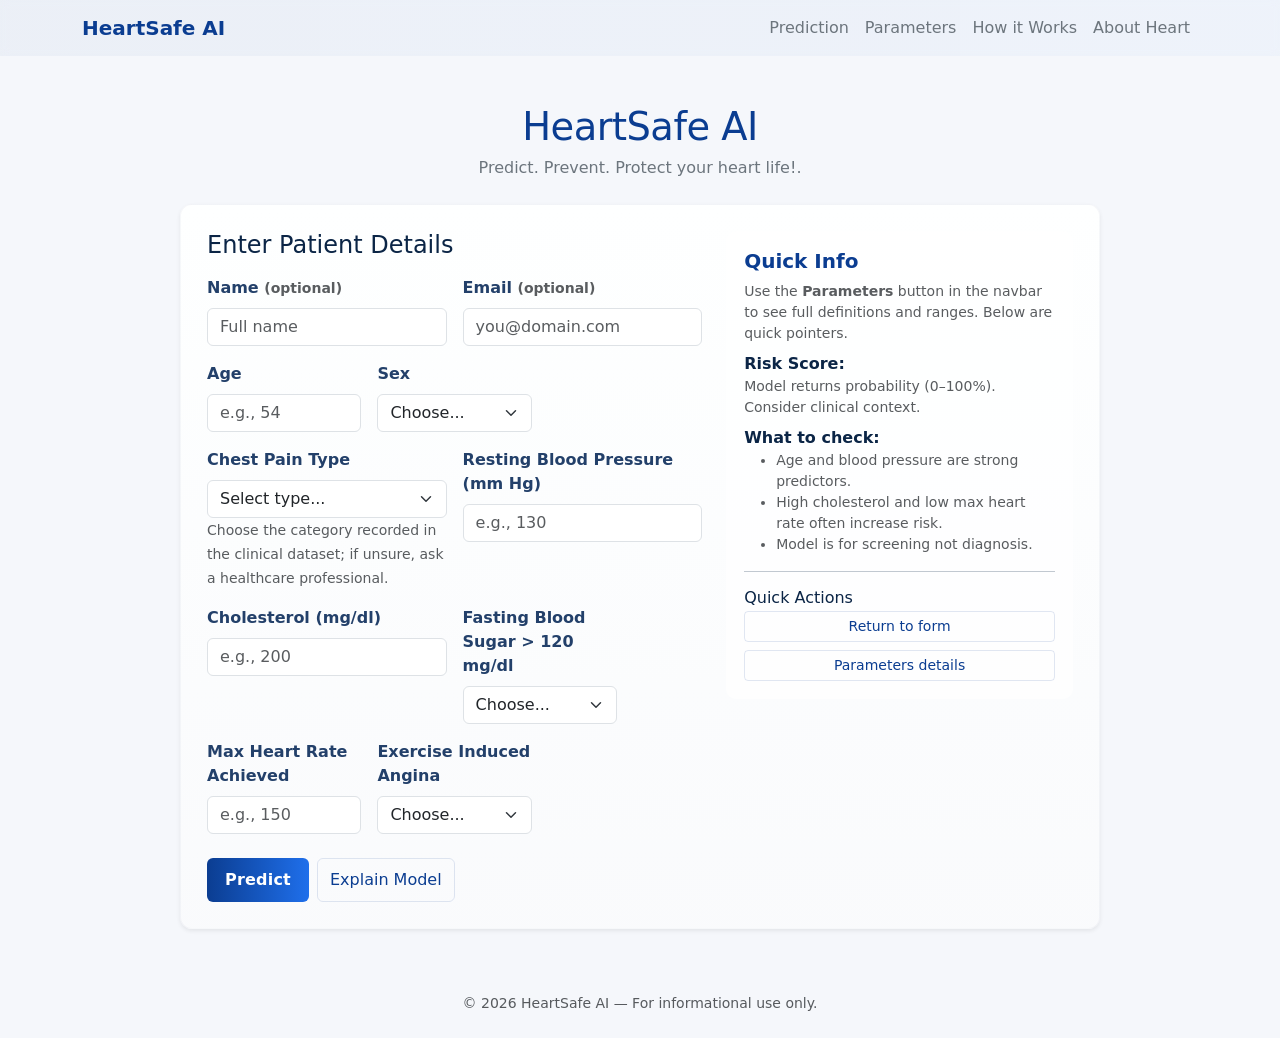
<file: templates/index.html>
<!DOCTYPE html>
<html lang="en">
<head>

  <meta charset="UTF-8" />
  <meta name="viewport" content="width=device-width, initial-scale=1.0"/>
  <title>HeartSafe AI </title>

  <!-- Bootstrap CSS -->
  <link href="https://cdn.jsdelivr.net/npm/bootstrap@5.3.0/dist/css/bootstrap.min.css" rel="stylesheet">

  <style>
    /* ---------- Color & typography ---------- */
    :root{
      --primary:#0b3d91;        /* deep blue */
      --accent:#1f6feb;         /* lighter blue for hover/cta */
      --muted:#6c757d;         /* muted text */
      --card-bg: #ffffff;
      --glass: rgba(255,255,255,0.75);
    }
    body{
      margin:0;
      font-family: "Inter", system-ui, -apple-system, "Helvetica Neue", Arial;
      color:#0b2546;
      background-color:#f5f7fb;
      /* subtle heart-pattern background using inline svg as data URI (low contrast) */
      
    }

    /* ---------- NAVBAR ---------- */
    .navbar {
      background: linear-gradient(90deg, rgba(11,61,145,0.04), rgba(31,111,235,0.03));
      backdrop-filter: blur(4px);
    }
    .navbar-brand {
      font-weight: 700;
      color: var(--primary) !important;
    }
    .nav-link {
      color: var(--muted) !important;
      transition: color .18s ease, transform .15s ease;
    }
    .nav-link:hover {
      color: var(--primary) !important;
      transform: translateY(-2px);
    }

    /* ---------- HERO / LAYOUT ---------- */
    .hero {
      padding: 48px 18px;
      text-align: center;
      color: var(--primary);
    }
    .hero h1 {
      font-size: 2.4rem;
      margin-bottom: 6px;
      letter-spacing: -0.5px;
    }
    .hero p {
      color: var(--muted);
      margin-bottom: 0;
    }

    /* ---------- CENTER CARD ---------- */
    .form-card {
      max-width: 920px;
      margin: -24px auto 40px;
      padding: 26px;
      border-radius: 12px;
      background: linear-gradient(180deg, rgba(255,255,255,0.9), rgba(250,250,252,0.9));
      box-shadow: 0 8px 28px rgba(11,37,80,0.07);
      border: 1px solid rgba(13,46,95,0.03);
    }

    /* ---------- FORM & CTAs ---------- */
    .form-label { font-weight:600; color:#23406a; }
    .form-control:focus {
      border-color: var(--accent);
      box-shadow: 0 0 0 0.08rem rgba(31,111,235,0.12);
    }
    .btn-primary.custom {
      background: linear-gradient(90deg,var(--primary),var(--accent));
      border:0;
      font-weight:700;
      padding: 10px 18px;
      transition: transform .12s ease, box-shadow .12s ease;
      letter-spacing: .2px;
    }
    .btn-primary.custom:hover {
      transform: translateY(-3px);
      box-shadow: 0 10px 30px rgba(31,111,235,0.12);
    }

    .btn-outline-info {
      color: var(--primary);
      border-color: rgba(11,61,145,0.12);
    }
    .btn-outline-info:hover {
      background: rgba(11,61,145,0.04);
      border-color: rgba(11,61,145,0.2);
    }

    /* ---------- INFO COLUMN ---------- */
    .info-panel { background: var(--glass); border-radius:10px; padding:18px; }
    .info-title { font-weight:700; color:var(--primary); }

    /* ---------- small interactions ---------- */
    .param-row:hover { transform: translateX(4px); }
    .param-row { transition: transform .14s ease, box-shadow .14s ease; }

    /* ---------- responsiveness ---------- */
    @media (max-width: 768px){
      .hero h1 { font-size: 1.6rem; }
      .form-card { margin: 14px 12px; padding:18px; }
    }
  </style>
</head>
<body>

  <!-- NAVBAR -->
  <nav class="navbar navbar-expand-lg">
    <div class="container">
      <a class="navbar-brand" href="#">HeartSafe AI</a>
      <button class="navbar-toggler" type="button" data-bs-toggle="collapse"
              data-bs-target="#navMenu" aria-controls="navMenu" aria-expanded="false"
              aria-label="Toggle navigation">
        <span class="navbar-toggler-icon"></span>
      </button>

      <div class="collapse navbar-collapse" id="navMenu">
        <ul class="navbar-nav ms-auto align-items-center">
          <li class="nav-item">
            <a class="nav-link active" href="#prediction-section">Prediction</a>
          </li>
          <li class="nav-item">
            <a class="nav-link" href="#" data-bs-toggle="modal" data-bs-target="#paramsModal">Parameters</a>
          </li>
          <li class="nav-item">
            <a class="nav-link" href="#" data-bs-toggle="modal" data-bs-target="#howModal">How it Works</a>
          </li>
          <li class="nav-item">
            <a class="nav-link" href="#" data-bs-toggle="modal" data-bs-target="#aboutModal">About Heart</a>
          </li>
        </ul>
      </div>
    </div>
  </nav>

  <!-- HERO -->
  <header class="hero">
    <h1>HeartSafe AI</h1>
    <p>Predict. Prevent. Protect your heart life!.</p>
  </header>

  <!-- MAIN CARD: Form + Info -->
  <main class="container">
    <div id="prediction-section" class="form-card shadow-sm">
      <div class="row gx-4 align-items-start">
        <!-- LEFT: FORM -->
        <div class="col-lg-7">
          <h4 class="mb-3">Enter Patient Details</h4>

          <!-- Note: keep form names consistent with your backend -->
          <form id="predictForm" action="/predict" method="POST" novalidate>
            <div class="row g-3">
              <div class="col-md-6">
                <label class="form-label">Name <small class="text-muted">(optional)</small></label>
                <input type="text" class="form-control" name="Name" placeholder="Full name">
              </div>

              <div class="col-md-6">
                <label class="form-label">Email <small class="text-muted">(optional)</small></label>
                <input type="email" class="form-control" name="Email" placeholder="you@domain.com">
              </div>

              <div class="col-md-4">
                <label class="form-label">Age</label>
                <input required min="1" max="120" type="number" class="form-control" name="age" id="age" placeholder="e.g., 54">
              </div>

              <div class="col-md-4">
                <label class="form-label">Sex</label>
                <select class="form-select" name="sex" required>
                  <option value="">Choose...</option>
                  <option value="1">Male</option>
                  <option value="0">Female</option>
                </select>
              </div>

              <!-- Chest-pain type uses the four-category encoding from the training dataset. -->
              <div class="col-md-6">
                <label for="cp" class="form-label">Chest Pain Type</label>
                <select class="form-select" id="cp" name="cp" required>
                  <option value="" disabled selected>Select type...</option>
                  <option value="0">0 — Typical angina</option>
                  <option value="1">1 — Atypical angina</option>
                  <option value="2">2 — Non-anginal pain</option>
                  <option value="3">3 — Asymptomatic</option>
                </select>
                <small class="text-muted">Choose the category recorded in the clinical dataset; if unsure, ask a healthcare professional.</small>
              </div>


              <div class="col-md-6">
                <label class="form-label">Resting Blood Pressure (mm Hg)</label>
                <input required type="number" min="50" max="300" class="form-control" name="trestbps" placeholder="e.g., 130">
              </div>

              <div class="col-md-6">
                <label class="form-label">Cholesterol (mg/dl)</label>
                <input required type="number" min="50" max="600" class="form-control" name="chol" placeholder="e.g., 200">
              </div>

              <div class="col-md-4">
                <label class="form-label">Fasting Blood Sugar &gt; 120 mg/dl</label>
                <select class="form-select" name="fbs" required>
                  <option value="">Choose...</option>
                  <option value="1">Yes</option>
                  <option value="0">No</option>
                </select>
              </div>

              <div class="col-md-4">
                <label class="form-label">Max Heart Rate Achieved</label>
                <input required type="number" name="thalach" min="60" max="260" class="form-control" placeholder="e.g., 150">
              </div>

              <div class="col-md-4">
                <label class="form-label">Exercise Induced Angina</label>
                <select class="form-select" name="exang" required>
                  <option value="">Choose...</option>
                  <option value="1">Yes</option>
                  <option value="0">No</option>
                </select>
              </div>
            </div>

            <div class="d-flex gap-2 mt-4">
              <button id="predictBtn" type="submit" class="btn btn-primary custom">Predict</button>
              <button type="button" id="explainBtn" class="btn btn-outline-info" data-bs-toggle="modal" data-bs-target="#howModal">Explain Model</button>
            </div>
          </form>
        </div>

        <!-- RIGHT: Info/explanations -->
        <div class="col-lg-5">
          <div class="info-panel">
            <h5 class="info-title">Quick Info</h5>
            <p class="mb-2 text-muted small">Use the <strong>Parameters</strong> button in the navbar to see full definitions and ranges. Below are quick pointers.</p>

            <div class="mb-2 param-row">
              <strong>Risk Score:</strong>
              <div class="small text-muted">Model returns probability (0–100%). Consider clinical context.</div>
            </div>

            <div class="mb-2 param-row">
              <strong>What to check:</strong>
              <ul class="small text-muted mb-0">
                <li>Age and blood pressure are strong predictors.</li>
                <li>High cholesterol and low max heart rate often increase risk.</li>
                <li>Model is for screening not diagnosis.</li>
              </ul>
            </div>

            <hr/>

            <h6 class="mb-1">Quick Actions</h6>
            <div class="d-grid gap-2">
              <a href="#prediction-section" class="btn btn-sm btn-outline-info">Return to form</a>
              <button class="btn btn-sm btn-outline-info" data-bs-toggle="modal" data-bs-target="#paramsModal">Parameters details</button>
            </div>
          </div>
        </div>
      </div> <!-- row -->
    </div> <!-- card -->
  </main>

  <!-- FOOTER -->
  <footer class="text-center py-4 small text-muted">
    © <span id="year"></span> HeartSafe AI — For informational use only.
  </footer>

  <!-- ---------- MODALS ---------- -->

  <!-- Parameters Modal -->
  <div class="modal fade" id="paramsModal" tabindex="-1" aria-hidden="true">
    <div class="modal-dialog modal-lg modal-dialog-scrollable">
      <div class="modal-content">
        <div class="modal-header">
          <h5 class="modal-title">Parameters — definitions & expected values</h5>
          <button type="button" class="btn-close" data-bs-dismiss="modal" aria-label="Close"></button>
        </div>
        <div class="modal-body">
          <p class="text-muted">Below are concise explanations of each input used by the model. Use these to ensure consistent data collection.</p>

          <div class="mb-3">
            <h6>Age</h6>
            <p class="small text-muted">Patient age in years. Typical adult range: 18–100. Higher age correlates with increased risk.</p>
          </div>

          <div class="mb-3">
            <h6>Sex</h6>
            <p class="small text-muted">Binary: 1 = Male, 0 = Female. 
          </div>

          <div class="mb-3">
            <h6>Chest Pain (cp)</h6>
            <p class="small text-muted">
              Categorical (common encoding used in cardiac datasets):
              <ul class="small text-muted">
                <li><strong>Yes</strong> — Have Pain</li>
                <li><strong>No</strong> — Don't have pain</li>
                
              </ul>
            </p>
          </div>

          <div class="mb-3">
            <h6>Resting Blood Pressure (trestbps)</h6>
            <p class="small text-muted">Measured in mm Hg. Use clinic resting value. Typical adult values: 90–180. Outliers should be validated.</p>
          </div>

          <div class="mb-3">
            <h6>Cholesterol (chol)</h6>
            <p class="small text-muted">Serum cholesterol in mg/dl. Fasting lipid panel preferred. Abnormally high readings should be checked.</p>
          </div>

          <div class="mb-3">
            <h6>Fasting Blood Sugar (fbs)</h6>
            <p class="small text-muted">Binary: 1 if fasting blood sugar &gt; 120 mg/dl, else 0. Proxy for baseline glycemic status.</p>
          </div>

          <div class="mb-3">
            <h6>Max Heart Rate Achieved (thalach)</h6>
            <p class="small text-muted">Maximum heart rate recorded during exercise testing or self-reported exertion. Lower values can reflect impaired cardiac reserve.</p>
          </div>

          <div class="mb-3">
            <h6>Exercise Induced Angina (exang)</h6>
            <p class="small text-muted">Binary: 1 = yes (angina triggered by exercise), 0 = no.</p>
          </div>

          <hr/>
          <p class="small text-muted mb-0"><strong>Note:</strong> Ensure numeric fields are sent as numbers (not strings). Keep the same field names when calling the backend.</p>
        </div>
        <div class="modal-footer">
          <button class="btn btn-secondary" data-bs-dismiss="modal">Close</button>
        </div>
      </div>
    </div>
  </div>

  <!-- How it Works Modal -->
  <div class="modal fade" id="howModal" tabindex="-1" aria-hidden="true">
    <div class="modal-dialog modal-lg modal-dialog-scrollable">
      <div class="modal-content">
        <div class="modal-header">
          <h5 class="modal-title">How the Model Works</h5>
          <button type="button" class="btn-close" data-bs-dismiss="modal" aria-label="Close"></button>
        </div>
        <div class="modal-body">
          <h6>Model overview</h6>
          <p class="small text-muted">The model is a supervised classifier trained on clinical features to estimate the probability of significant coronary disease. It outputs a risk probability (0–1) which we display as a percentage.</p>

          <h6>Preprocessing</h6>
          <ol class="small text-muted">
            <li>Validate and impute missing values (prefer no missing values).</li>
            <li>Standardize numeric features (mean-variance scaling) using the same scaler as used in training.</li>
            <li>Encode categorical fields consistently (e.g., cp mapping shown earlier).</li>
          </ol>

          <h6>Model outputs</h6>
          <p class="small text-muted">Primary output: probability of heart disease. Also provide a short textual interpretation:</p>
          <ul class="small text-muted">
            <li>&lt;10% — Low risk (screening)</li>
            <li>10–30% — Moderate risk (consider further evaluation)</li>
            <li>&gt;30% — High risk (refer for clinical workup)</li>
          </ul>

          <h6>Explainability</h6>
          <p class="small text-muted">For production, include local explanations (SHAP or LIME) so the clinician can see which features drove the prediction. Add confidence intervals when possible.</p>

          <h6>Safety note</h6>
          <p class="small text-muted">This tool is for informational/screening use only and is not a substitute for clinical judgement.</p>
        </div>
        <div class="modal-footer">
          <button class="btn btn-secondary" data-bs-dismiss="modal">Close</button>
        </div>
      </div>
    </div>
  </div>

  <!-- About Heart Modal -->
  <div class="modal fade" id="aboutModal" tabindex="-1" aria-hidden="true">
    <div class="modal-dialog modal-lg modal-dialog-scrollable">
      <div class="modal-content">
        <div class="modal-header">
          <h5 class="modal-title">About the Heart — short primer</h5>
          <button type="button" class="btn-close" data-bs-dismiss="modal" aria-label="Close"></button>
        </div>
        <div class="modal-body small text-muted">
          <p><strong>What is the heart?</strong> The heart is a muscular organ that pumps blood through the body. Coronary arteries supply the heart muscle. When these arteries narrow, blood flow can be reduced leading to ischemia and chest pain.</p>

          <p><strong>Common risk factors:</strong> Age, male sex, hypertension, hypercholesterolemia, smoking, diabetes, family history.</p>

          <p><strong>Symptoms that matter:</strong> chest pain, breathlessness, syncope, palpitations. But some patients (especially diabetics) may have atypical or no chest pain (silent ischemia).</p>

          <p><strong>Clinical tests:</strong> ECG, exercise stress test, echocardiography, coronary CT/MRI, and invasive coronary angiography for diagnosis.</p>
        </div>
        <div class="modal-footer">
          <button class="btn btn-secondary" data-bs-dismiss="modal">Close</button>
        </div>
      </div>
    </div>
  </div>

  <!-- bootstrap js -->
  <script src="https://cdn.jsdelivr.net/npm/bootstrap@5.3.0/dist/js/bootstrap.bundle.min.js"></script>

  <!-- small JS: timestamp footer, simple front-end validation & guidance -->
  <script>
    document.getElementById('year').textContent = new Date().getFullYear();

    // small client-side validation to encourage correct types (the backend must still validate)
    const form = document.getElementById('predictForm');
    form.addEventListener('submit', (e) => {
      // basic check example
      const age = Number(form.age.value);
      if (!age || age < 1 || age > 120) {
        e.preventDefault();
        alert('Please enter a valid age (1–120).');
        return;
      }
      // allow form to submit to /predict (POST)
      // Consider changing this to AJAX (fetch) to show probability without page reload.
    });

    // OPTIONAL: you can intercept the form and call a fetch() to your backend to return JSON.
    // That implementation is shown in the "next steps" section below.
  </script>

</body>
</html>
</file>
